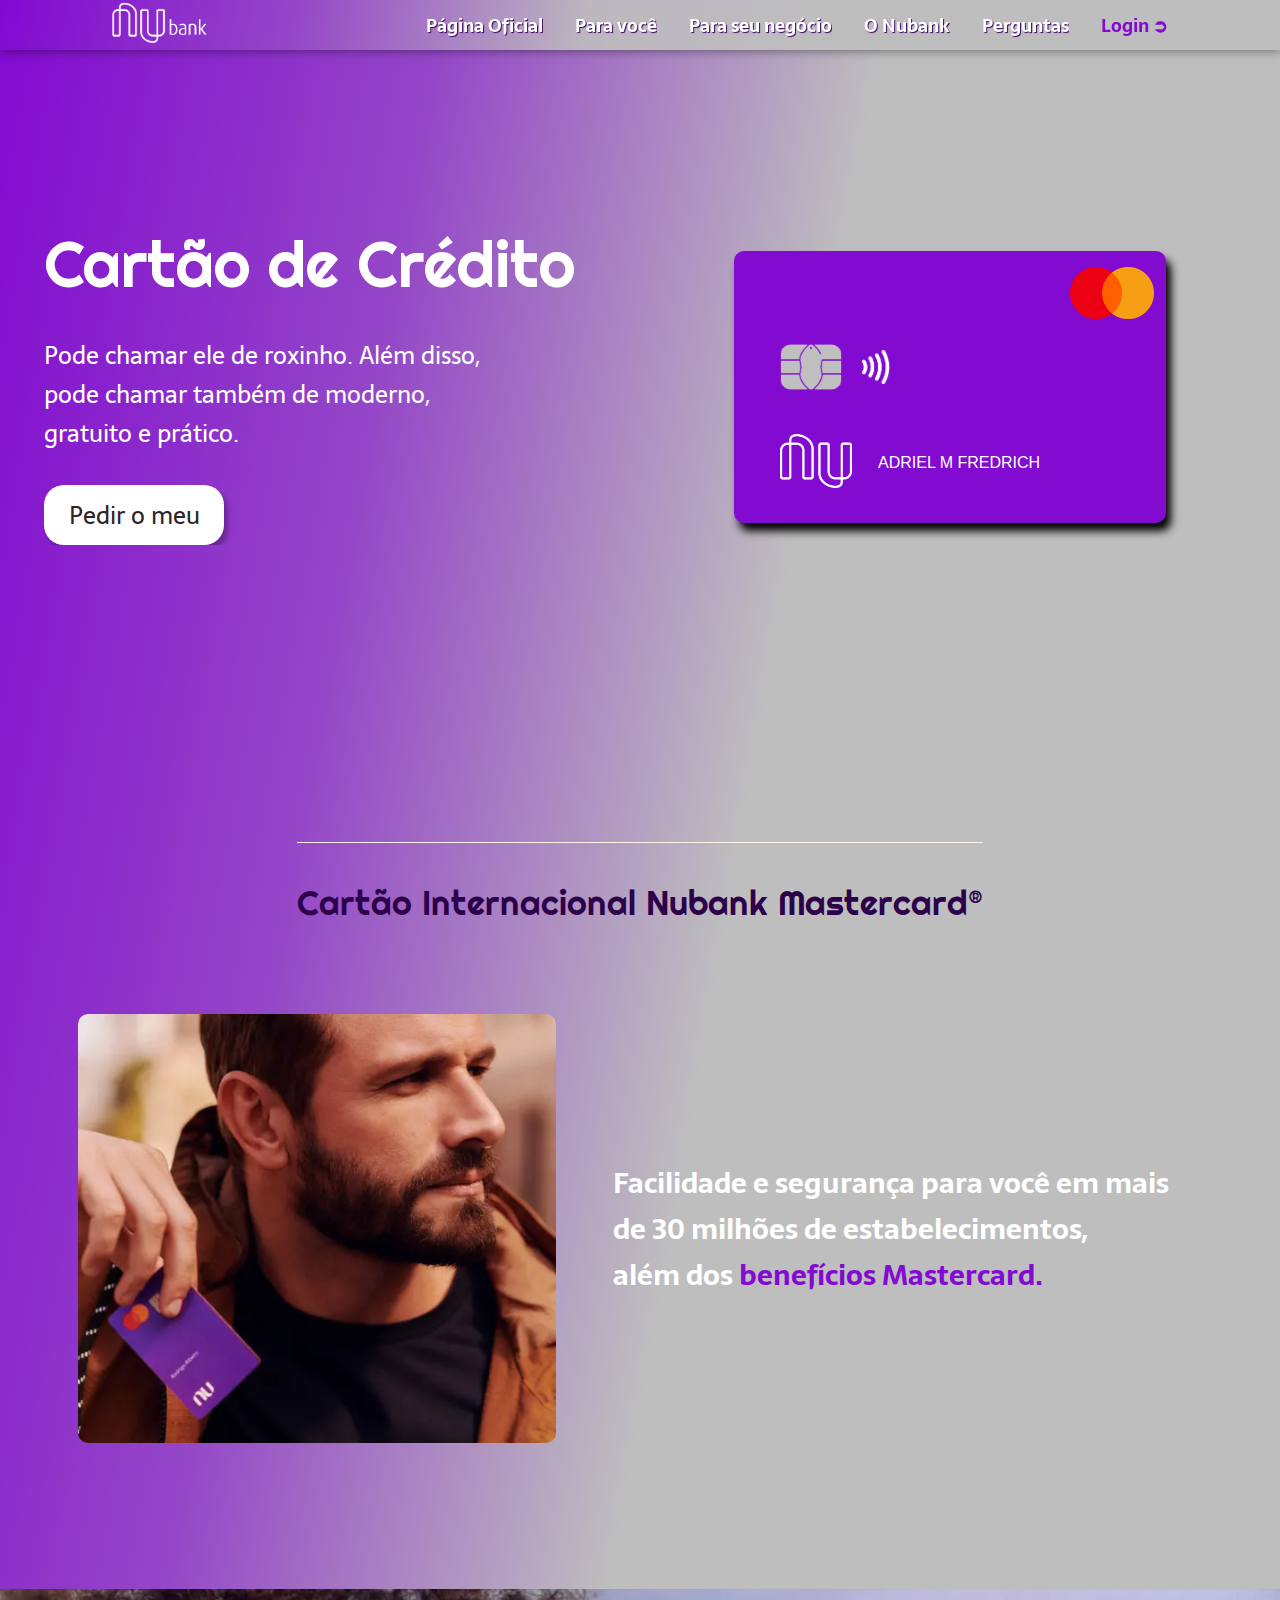
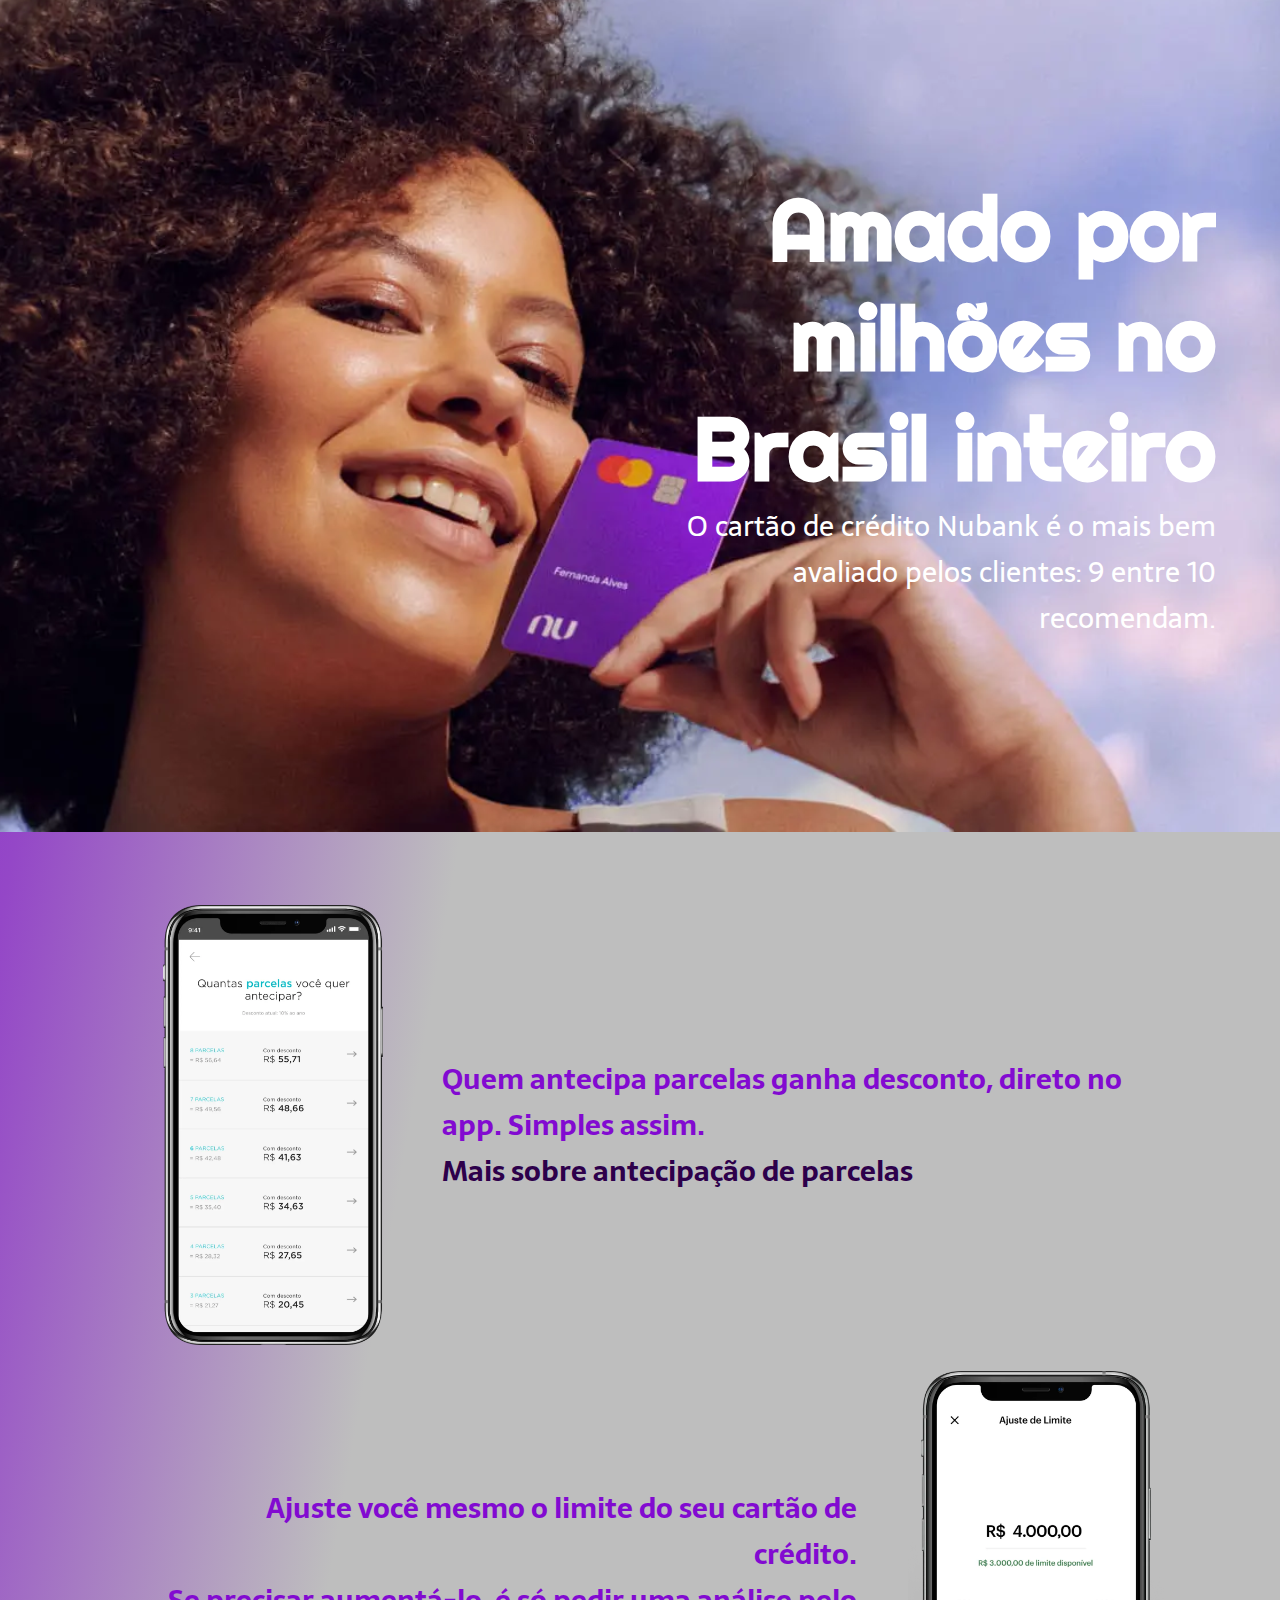
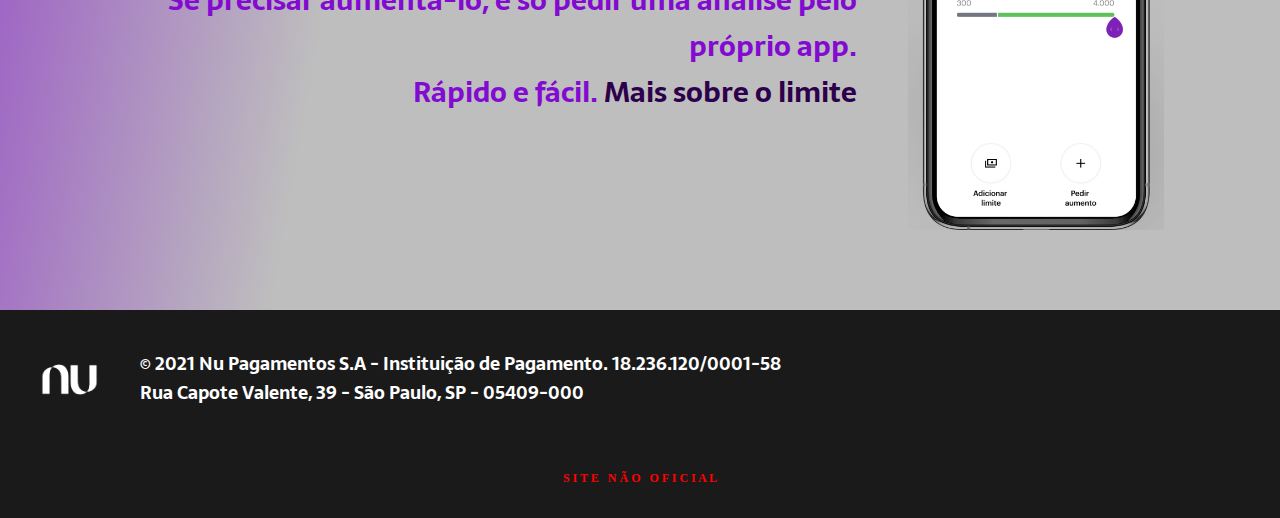
<file: index.html>
<!DOCTYPE html>
<html lang="pt-BR">
<head>
  <meta charset="UTF-8">
  <meta name="viewport" content="width=device-width, initial-scale=1.0">
  <meta name="description" content="Um bot que irá moderar e deixar a sua comunidade segura de um jeito fácil!">
  <title>Roxinho, o Cartão do Nubank</title>
  <link rel="shortcut icon" href="img/new-logo-white.svg">
  <link rel="stylesheet" type="text/css" href="style.css ">
</head>

<body>
  <header class="cabecalho">
    <a href="/index.html"><img class="cabecalho-imagem" src="/img/logo-nubank-roxo-4096.png" alt="Logo Nubanck"></a>
    <nav class="cabecalho-menu">
      <a class="cabecalho-menu-item" href="https://nubank.com.br/" target="blank">Página Oficial</a>
      <a class="cabecalho-menu-item" href="#">Para você</a>
      <a class="cabecalho-menu-item" href="#">Para seu negócio</a>
      <a class="cabecalho-menu-item" href="#">O Nubank</a>
      <a class="cabecalho-menu-item" href="#">Perguntas</a>
      <a class="cabecalho-menu-item-login" href="/login/index.html" target="blank" style="color: #820ad1; font-weight: bold;">Login ➲</a>
    </nav>
  </header>

  <main class="conteudo">
    <section class="conteudo-principal">
      <div class="conteudo-principal-escrito">
        <h1 class="conteudo-principal-escrito-titulo">Cartão de Crédito</h1>
        <h2 class="conteudo-principal-escrito-subtitulo" style="max-width: 450px;">Pode chamar ele de roxinho. Além disso, pode chamar também de moderno, gratuito e prático.
        </h2>
        <a href="https://nubank.com.br/cartao/" target="blank"><button class="conteudo-principal-escrito-botao">Pedir o meu</button></a>
      </div>
      <iframe class="iframe" src="cardNu.html" width="572" height="390" name="iframeCartaoNubank" scrolling="no" frameborder="no"></iframe>
      <img class="cardNu-mobile" src="/img/cardNu.png" alt="cardNu">
    </section>
    
    <section class="conteudo1">
      <h3 class="conteudo1-h3">Cartão Internacional Nubank Mastercard®</h3>
      <div class="conteudo1-div">
        <img class="img" src="/img/70ce691445553d41b6d75547343fe9bb-man-holding-card@lg-1x.jpg.webp" alt="img">
        <p class="conteudo1-p">Facilidade e segurança para você em mais de 30 milhões de estabelecimentos,<br> além dos <a href="https://blog.nubank.com.br/nubank-gold-platinum-diferenca/" target="blank">benefícios Mastercard.</a></p>
      </div>
    </section>
    <section class="conteudo2">
      <div class="conteudo2-div">
        <br>
        <h1>Amado por milhões no Brasil inteiro</h1>
        <p>O cartão de crédito Nubank é o mais bem avaliado pelos clientes: 9 entre 10 recomendam.</p>
      </div>
    </section>
    <section class="conteudo3">
      <div class="conteudo3-div1">
        <img class="conteudo3-img" src="/img/35b52c91d7fd0cd24dbba15cabfe1888-credit-card-prepayment@3x.png.webp" alt="img">
        <p class="conteudo3-p">Quem antecipa parcelas ganha desconto, direto no app. Simples assim. <a href="https://blog.nubank.com.br/antecipar-compras-parceladas-no-cartao-nubank/" target="blank"> <br> Mais sobre antecipação de parcelas</a></p>
      </div>
      <div class="conteudo3-div2">
        <p class="conteudo3-p1">Ajuste você mesmo o limite do seu cartão de crédito. <br>Se precisar aumentá-lo, é só pedir uma análise pelo próprio app. <br>Rápido e fácil.  <a href="https://blog.nubank.com.br/ajustar-limite-app-nubank/" target="blank">Mais sobre o limite</a></p>
        <img class="conteudo3-img" src="/img/b1b78c4284eefeb814fb8dd33cd449a6-credit-card-limit@3x.png.webp" alt="img">
      </div>
    </section>
    
  </main>

  <footer class="rodape">
    <img class="rodape-imagem" src="/img/nubank-logo-2021.png" alt="Nubank_logo">
    <p class="rodape-p">© 2021  Nu Pagamentos S.A - Instituição de Pagamento.  18.236.120/0001-58<br>Rua Capote Valente, 39 - São Paulo, SP - 05409-000</p>
  </footer>
  <footer class="rodape1">
    <p class="rodape1-sno">S I T E &nbsp N Ã O &nbsp O F I C I A L</p>
  </footer>
</body>

</html>
</file>
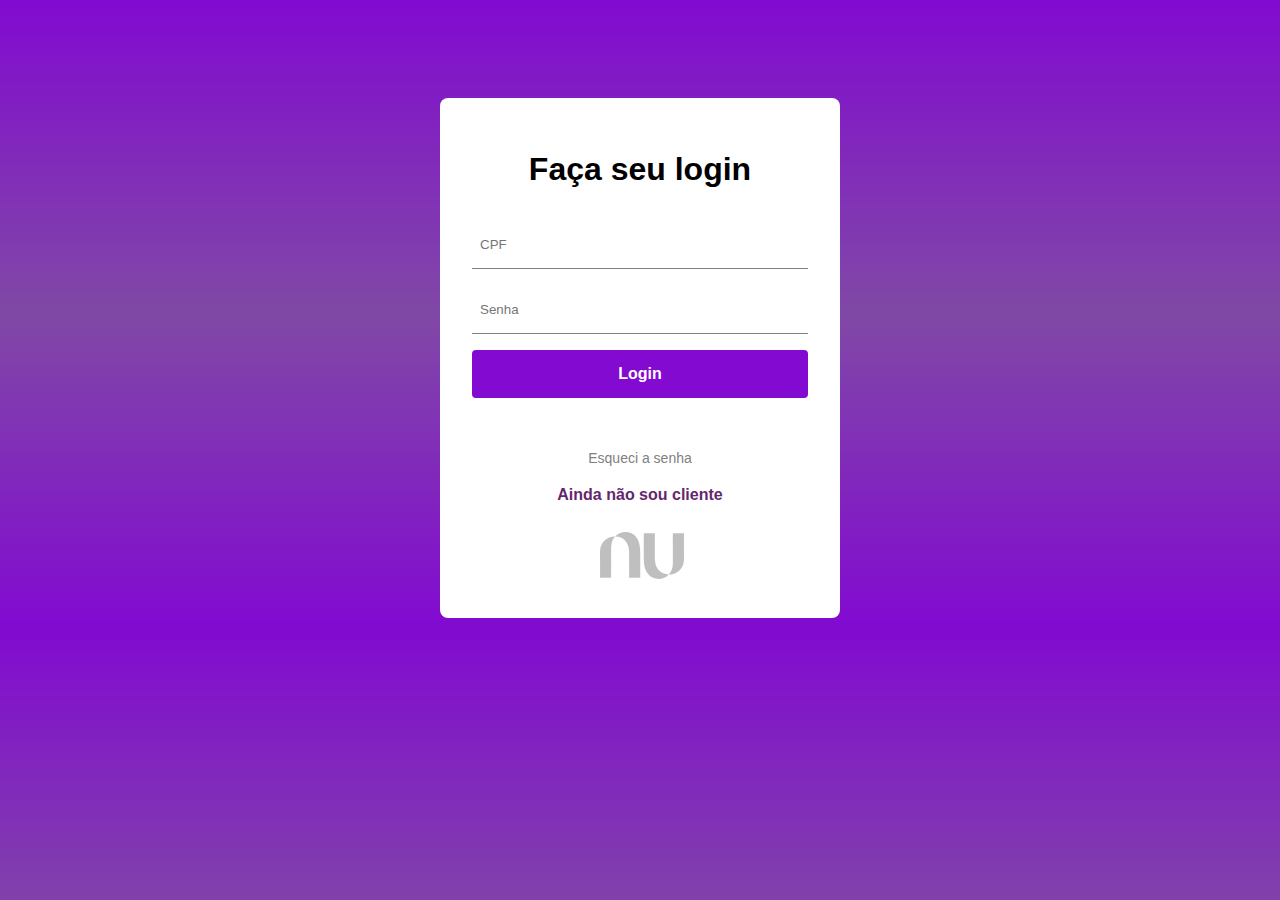
<file: login/index.html>
<!DOCTYPE html>
<html lang="pt-BR">

<head>
    <meta charset="UTF-8">
    <meta name="viewport" content="width=device-width, initial-scale=1.0">
    <link rel="stylesheet" href="style.css">
    <link rel="shortcut icon" href="/img/new-logo-white.svg">
    <title>Login - Nubank</title>
</head>

<body>
        <div class="login_container">
            <h1 class="login_title">Faça seu login</h1>
            <form class="login_form">
                <input class="login_input" type="text" name="cpf" placeholder="CPF" \
			pattern="\d{3}\.\d{3}\.\d{3}-\d{2}" \
			title="Digite um CPF no formato: xxx.xxx.xxx-xx">
                <span class="login_input-border"></span>
                <input class="login_input" type="password" placeholder="Senha" title="Digite sua senha">
                <span class="login_input-border"></span>
                <button class="login_submit">Login</button>
                <a class="login_reset" href="#">Esqueci a senha</a>
                <a class="login_cadastro" href="#">Ainda não sou cliente </a>
                <a href="/index.html" target="blank"><img class="logo-nu" src="/img/new-logo-white.svg" alt="NU"></a>
            </form>
        </div>

</body>

</html>
</file>
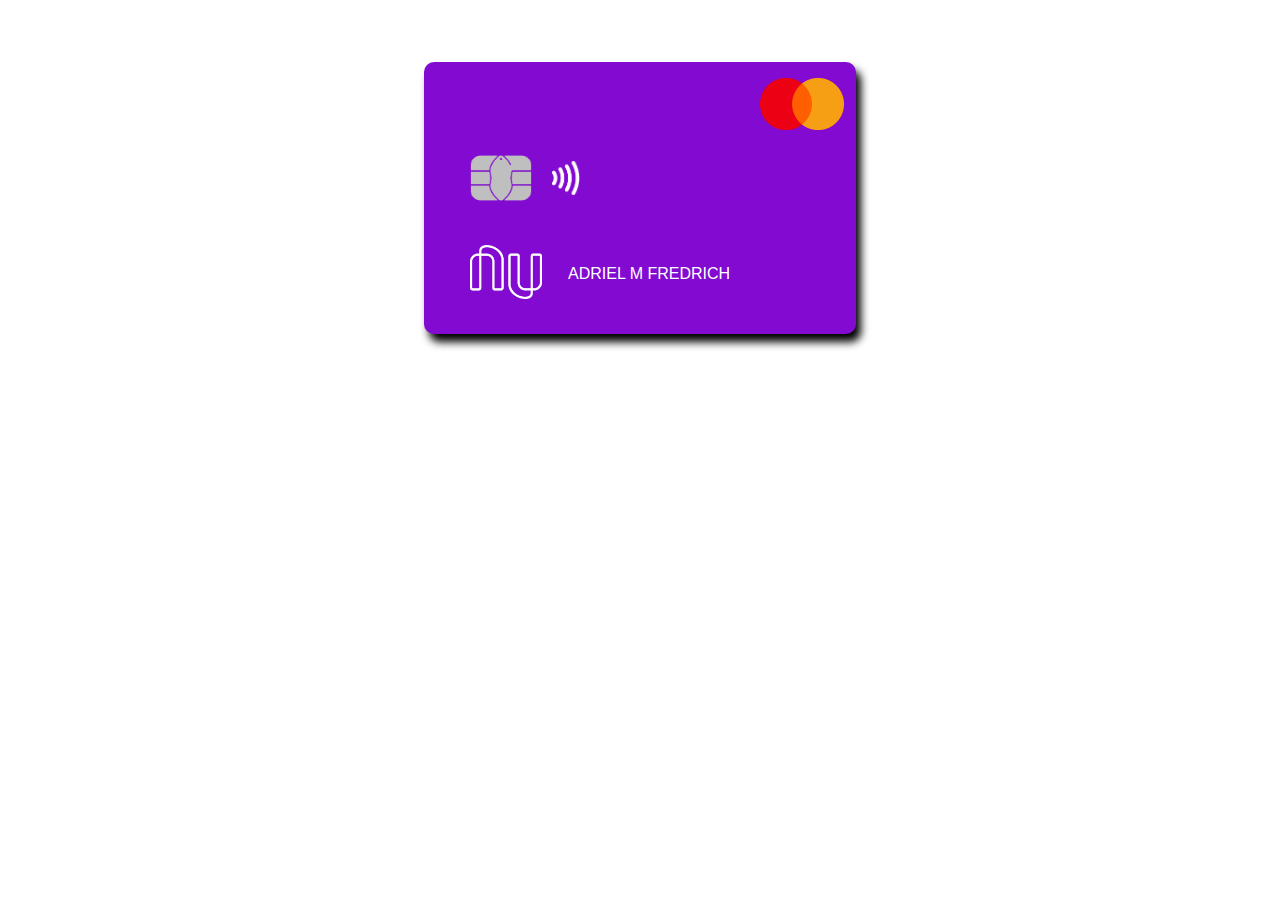
<file: cardNu.html>
<!DOCTYPE html>
<html lang="en">
<head>
    <meta charset="UTF-8">
    <meta http-equiv="X-UA-Compatible" content="IE=edge">
    <meta name="viewport" content="width=device-width, initial-scale=1.0">
    <title>Card AF</title>
    <style>
        body{
            font-family: Arial, Helvetica, sans-serif;
            color: #fff;
            display: flex;
            flex-direction: column;
            align-items: center;
        }
        .container{
            background-color: #820ad1;
            padding: 1em;
            border-radius: 10px;
            width: 25em;
            height: 15em;
            box-shadow: 5px 8px 8px #000;
        }
        img[alt=mastercard]{
            margin-left: 20em;
            width: 21%;
        }
        img[alt=chip]
        {
            margin-left: 1.3em;
            margin-top: -8em;
            width: 20%;
            transform: rotate(90deg);
        }
        img[alt=pagamentosemcontato]
        {
            margin-left: 7em;
            margin-top: -4.8em;
            width: 7%;
            color: #fff;
        }
        img[alt=nubank]
        {
            margin-left: 1.9em;
            margin-top: 3.1em;
            width: 18%;
        }
        .content{
            display: flex;
            flex-direction: column;
            height: 100%;
        }
        .header{
            height: 70%;
        }
        .box-img{
            display: flex;
            align-items: flex-start;
        }
        .footer{
            height: 30%;
        }
        .footer p{
            margin-top: -2.4em;
            margin-left: 8em;
        }
    </style>
</head>
<body>
    <br>
    <br>
    <br>
    <div class="container">
        <div class="content">
            <div class="header">
                <div class="box-img">
                    <img src="/img/mastercard_logo.png" alt="mastercard">
                </div>
            </div>
            <img src="/img/chip.png" alt="chip">
            <img src="/img/pngwing.com.png" alt="pagamentosemcontato">
            <div class="footer">
                <img src="/img/nubank_logo.png" alt="nubank">
                <p>ADRIEL M FREDRICH</p>
            </div>
        </div>
    </div>
</body>
<script>
    const card = document.querySelector('.container');

    card.addEventListener("mousemove", cardEffect);
    card.addEventListener("mouseleave", cardBack);
    card.addEventListener("mouseenter", cardEnter);

    function cardEffect(event){
        const cardWidh = card.offsetWidth;
        const cardHeight = card.offsetHeight;
        const centerX = card.offsetLeft + cardWidh/2;
        const centerY = card.offsetTop + cardHeight/2;
        const positionX = event.clientX - centerX;
        const positionY = event.clientY - centerY;
        
        const rotateX = (+1)*25*positionY/(cardHeight/2);
        const rotateY = (-1)*25*positionX/(cardWidh/2);

        card.style.transform = `perspective(500px) rotateX(${rotateX}deg) rotateY(${rotateY}deg)`
    }

    function cardBack(event){
        card.style.transform = `perspective(500px) rotateX(0deg) rotateY(0deg)`;
        cardTransition();
    }
    function cardTransition(){
        clearInterval(card.transitionId);
        card.style.transition = 'transform 400ms';
        card.transitionId = setTimeout(() => {
            card.style.transition = '';
        },400);
    }
    function cardEnter(){
        cardTransition();
    }

</script>
</html>
</file>
<file: style.css>
@import url('https://fonts.googleapis.com/css2?family=Righteous&family=Sarala:wght@400;700&display=swap');

/* Guia do Flexbox: https://css-tricks.com/snippets/css/a-guide-to-flexbox/ */

* {
    margin: 0;
    padding: 0;
    box-sizing: border-box;
    overflow-x: hidden;
    text-decoration: none;
}

body {
    font-size: 100%;
    background: linear-gradient(100deg, #820ad1, #9447c7, rgb(190, 190, 190) 46%);
}

.cabecalho {
    width: 100%;
    background: linear-gradient(100deg, #810ad1f3, #9447c7f8, rgba(190, 190, 190, 0.925) 46%);
    position: fixed;
    top: 0;
    z-index: 99;  
    display: flex;
    flex-direction: row;
    align-items: center;
    justify-content: space-around;
    padding: 2px;
    box-shadow: 0px 0px 10px 0px rgba(0, 0, 0, 0.5);
}

.cabecalho-imagem {
    height: 42px;
}

.cabecalho-menu {
    display: flex;
    gap: 32px;
}

.cabecalho-menu-item {
    font-family: 'Sarala', sans-serif;
    color: #ffffff;
    font-weight: bold;
    text-shadow: 0.03em 0.03em 0.05em #410866;
    font-size: 18px;
}

.cabecalho-menu-item-login {
    font-family: 'Sarala', sans-serif;
    font-weight: 400;
    font-size: 18px;
}

/* Conteudo */

.conteudo {
    margin-bottom: 48px;
}

.conteudo-principal {
    padding-top: 21vh;
    padding-bottom: 21vh;
    display: flex;
    flex-direction: row;
    align-items: center;
    justify-content: space-around;
}

.cardNu-mobile {
    display: none;
}

.conteudo-principal-escrito {
    display: flex;
    flex-direction: column;
    gap: 32px;
}

.conteudo-principal-escrito-titulo {
    font-family: 'Righteous', cursive;
    font-weight: 400;
    font-size: 64px;
    color: #ffffff;
}

.conteudo-principal-escrito-subtitulo {
    font-family: 'Sarala', sans-serif;
    font-weight: 400;
    font-size: 24px;
    color: #ffffff;
}

.conteudo-principal-escrito-botao {
    background-color: #ffffff;
    width: 180px;
    height: 60px;
    border: none;
    box-shadow: 4px 5px 4px rgba(0, 0, 0, 0.25);
    border-radius: 20px;
    font-family: 'Sarala', sans-serif;
    font-weight: 400;
    font-size: 24px;
    color: #2F2325;
}

.conteudo-principal-escrito-botao:hover {
    background-color: #2d004bb9;
    color: white;
}

/* Conteudo 1 */

.conteudo1 {
    display: flex;
    flex-direction: column;
    align-items: center; 
    gap: 24px;
    margin-top: 48px;
    margin-bottom: 120px;    
    padding: 2%;
}

.conteudo1-div {
    padding-top: 50px;
    margin-top: auto;
    display: flex;
}

.conteudo1-div img {
    border-radius: 10px;
}

.conteudo1-h3 {
    border-top: 0.4px solid #FFF2E7;
    padding-top: 38px;
    font-family: 'Righteous', cursive;
    font-weight: 400;
    font-size: 34px;
    color: #2d004b;    
    margin-bottom: 16px;
}
.conteudo1-p {
    text-align: start;
    font-family: 'Sarala', sans-serif;
    font-weight: bold;
    font-size: 28px;
    color: #ffffff;
    margin-top: 13%;
    max-width: 590px;
    margin-left: 5%;
}

.conteudo1-p a {
    color: #820ad1;
}

/* Conteudo 2 */

.conteudo2 {
    background-image: url(/img/mulherNubank.png);
    background-repeat: no-repeat;
    background-position: center;
    background-size: cover;
    height: 843px;
    overflow: hidden;
}

.conteudo2-div {
    text-align: end;
    padding-right: 5%;
    font-family: 'Righteous', cursive;
    font-weight: 450;
    font-size: 44px;
    color: #ffffff;
    padding-top: 10%;
    padding-left: 50%;
}
.conteudo2-div p { 
    font-family: 'Sarala', sans-serif;
    font-size: 28px;
}

/* Conteudo 3 */

.conteudo3-div1 {
    display: flex;
    margin-top: 48px;
    align-items: center;
    justify-content: center;
    padding: 2%;
}

.conteudo3-div2 {
    display: flex;
    align-items: center;
    justify-content: center;
    padding-bottom: 32px;
}


.conteudo3-p, .conteudo3-p1 {
    font-family: 'Sarala', sans-serif;
    font-weight: bold;
    font-size: 28px;
    color: #820ad1;
    max-width: 690px;
    margin-left: 4%;
}

.conteudo3-p1 {
    text-align: end;
    margin-right: 4%;
}

.conteudo3-p a, .conteudo3-p1 a {
    color: #2d004b;
}

.conteudo3-img {
    width: 20%;
}

/* Conteudo 4 */



/* Rodape */

.rodape {
    padding: 32px;
    background-color: rgb(26, 26, 26);
    overflow: hidden;
}

.rodape-p {
    font-family: 'Sarala', sans-serif;
    font-weight: bold;
    font-size: 18px;
    color: #fff;
    width: 60%;
    margin-top: -4em;
    margin-left: 6em;
}

.rodape-imagem {
    height: 75px;
    display: start;
    margin: 0 auto;
}

.rodape1 {
    background-color: rgb(26, 26, 26);
    padding: 32px;
}

.rodape1-sno {
    color: rgb(255, 0, 0);
    font-size: 12px;
    font-weight: bold;
    display: flex;
    justify-content: center;
}
@media (max-width: 900px) {
    .cabecalho-menu-item {
        display:none;
    }   
    .cabecalho-menu-item-login {
        font-size: 24px;    
    }

    .conteudo-principal {
        padding-top: 14vh!important;
        padding-bottom: 6vh!important;
        padding: 2vh;
        max-width: 475px;
    }

    .iframe {
        display: none;
    }

    .cardNu-mobile {
       display: flex;
       width: 95%;
       align-items: center;
       padding-top: 5.5vh; 
       padding-left: 2.4vh; 
    }

    .conteudo-principal, .conteudo1 {
        display: grid;
    }

    .conteudo1 {
        margin-bottom: 42px; 
    }

    .conteudo1-div {
    padding-top: 0px;
    }

    .conteudo1-div img {
        margin-top: 1.5vh;
        border-radius: 10px;
        width: 70vh;
        height: 20vh;
    }

    .conteudo1-h3 {
        padding-top: 28px;
        font-size: 30px;  
    }

    .conteudo1-p {
        font-size: 18px;
        margin-top: 1vh;
        max-width: 490px;
    }

    .conteudo-principal-escrito-titulo {
        font-size: 32px;
    }

    .conteudo2-div {
        padding-top: 2%;
        padding-left: 30%;
    }
    
    .conteudo3-img {
        width: 210%;
        margin-right: 2%;
    }

    .conteudo3-p, .conteudo3-p1 {
        font-size: 20px;
        max-width: 190px;
        margin-left: 2%;
        margin-right: 2%;
    }
}
</file>
<file: login/style.css>
:root {
    --input-linear: linear-gradient(#820ad1, #8049a5, #820ad1);
    --input-error: rgb(223, 52, 52);
    --input-success: rgb(18, 151, 107);
    --button-linear: linear-gradient(120deg, #820ad1, #820ad1, #b15beb); 
    --button-disable: #acacac;
}

body {
    overflow-y: auto;
    font-family: sans-serif;
    background: var(--input-linear);
    display: flex;
    justify-content: center;
    align-items: center;
}


.login_container {    
    margin-top: 10vh;
    width: 400px;
    background-color: #fff;
    box-sizing: border-box;
    padding: 32px;
    border-radius: 8px;
    display: flex;
    flex-direction: column;
    align-items: center;
}

.login_title {
    margin-bottom: 32px;
    color: black;
}

.login_form {
    width: 100%;
    display: flex;
    flex-direction: column;
    align-items: center;
    justify-content: center;
}

.login_input {
    height: 48px;
    width: 100%;
    box-sizing: border-box;
    padding-left: 8px;
    border: unset;
    outline: none;
}

.login_input-border {
    height: 1px;
    width: 100%;
    margin-bottom: 16px;
    background-color: grey;
    transition: .3s ease-in-out;
}
.login_input-border::after {
    content: '';
    display: block;
    height: 1px;
    width: 0;
    margin-bottom: 16px;
    background: var(--input-linear);
    transition: .3s ease-in-out;
}

.login_input:focus + .login_input-border::after {
    width: 100%;
}

.login_input-border.error{
    background: var(--input-error);
}

.login_input-border.error::after {
    background: var(--input-error);
}

.login_submit {
    height: 48px;
    width: 100%;
    outline: none;
    background: var(--button-linear);
    background-size: 200%;
    margin-bottom: 32px;
    color: white;
    font-size: 16px;
    font-weight: bold;
    border: unset;
    border-radius: 4px;
    cursor: pointer;
    transition: .5s ease-in-out;
}

.login_submit:disabled {
    background: var(--button-disable);
    cursor: not-allowed;
}

.login_submit:hover {
    background-position: right;
}

.login_submit.error {
    background:  var(--input-error);
}

.login_submit.success {
    background:  var(--input-success);
}

.login_reset {
    padding-top: 20px;
    font-size: 14px;
    color: gray;
    text-decoration: none;
}

.login_reset:hover {
    transition: 180ms;
    color: rgb(250, 27, 27);
}

.login_cadastro {
    font-weight: bold;
    padding-top: 20px;
    font-size: 16px;
    color: rgb(100, 39, 110);
    text-decoration: none;
}

.login_cadastro:hover {
    transition: 180ms;
    color: #820ad1;
}


.logo-nu {
    width: 105%;
    padding-top: 25px;
    filter: invert(25%); 
}
</file>
